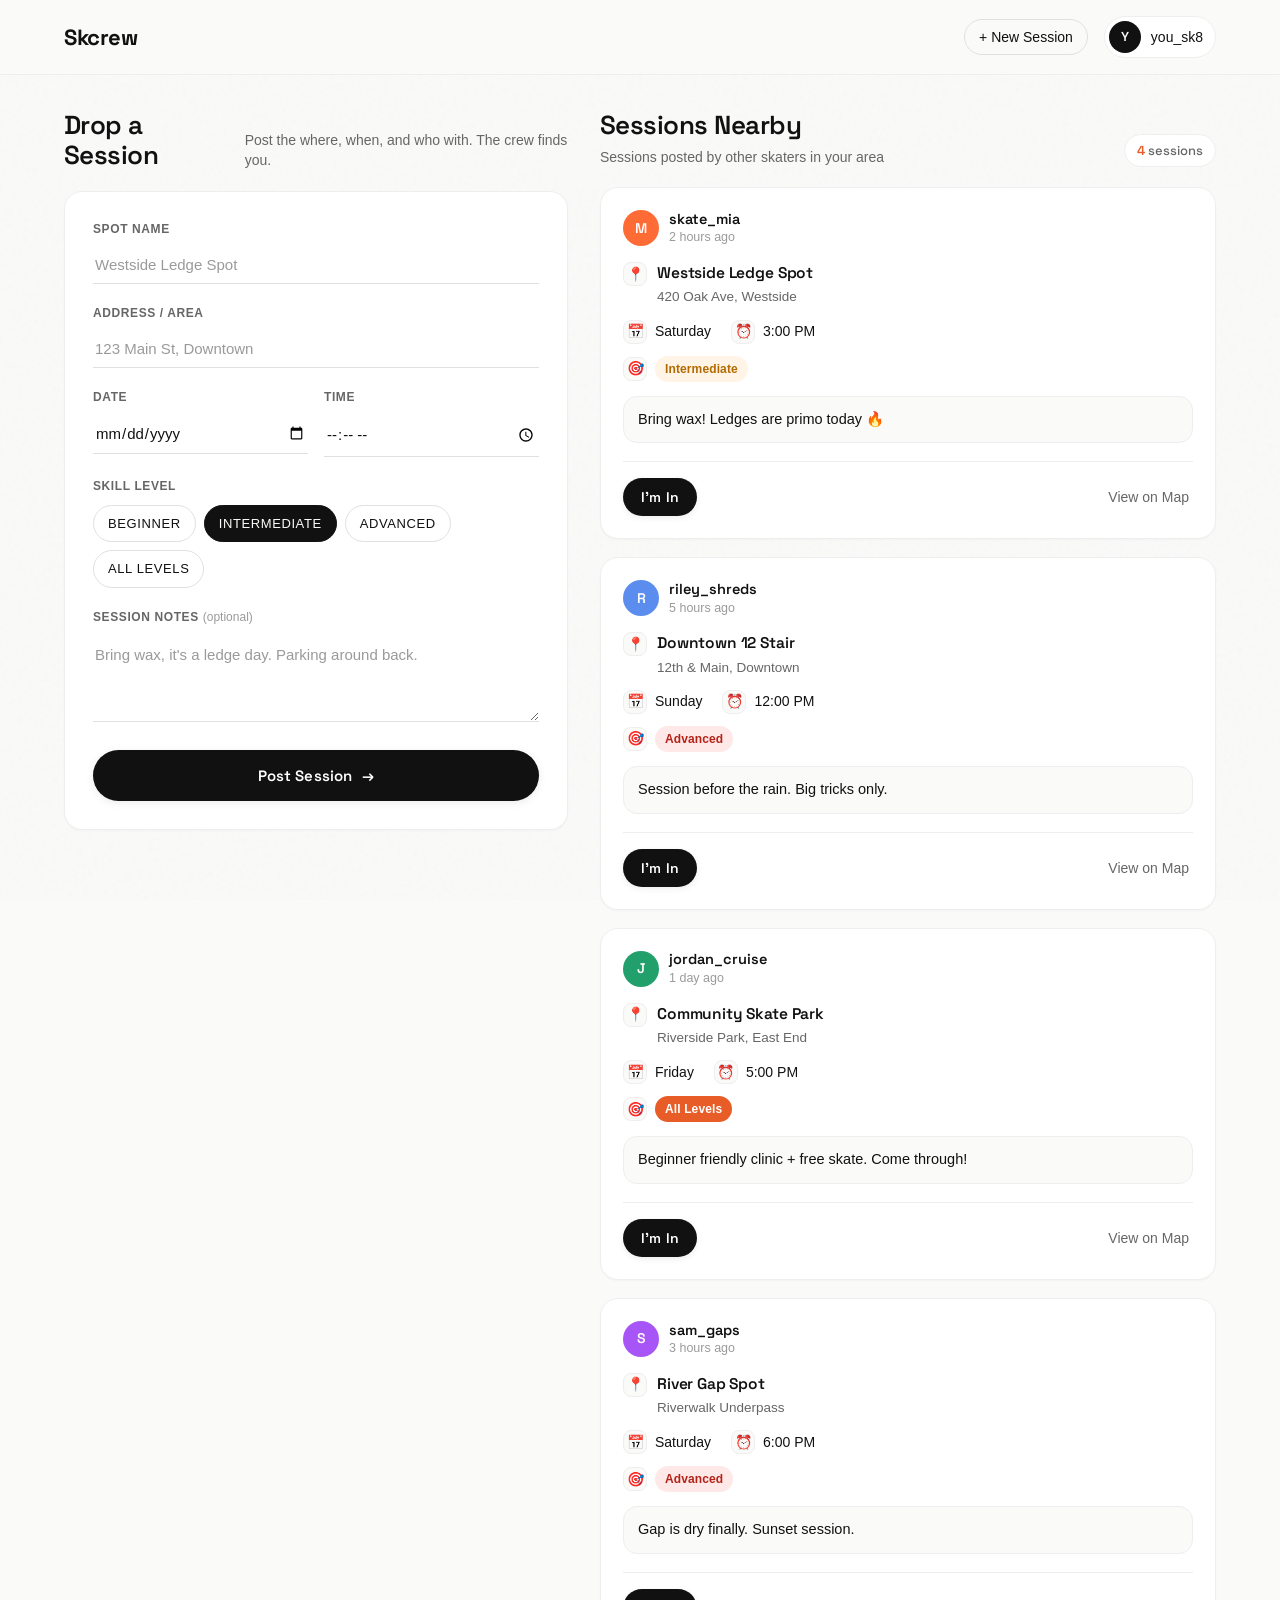
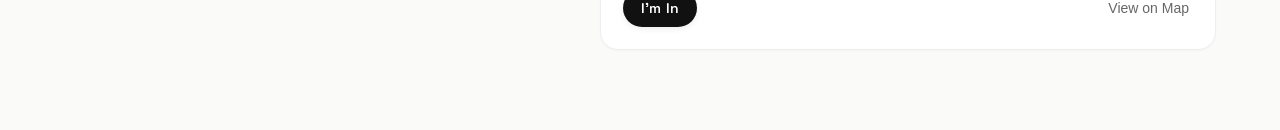
<file: dashboard.html>
<!DOCTYPE html>
<html lang="en">
<head>
  <meta charset="UTF-8" />
  <meta name="viewport" content="width=device-width, initial-scale=1.0" />
  <title>Skcrew — Dashboard</title>
  <link rel="preconnect" href="https://fonts.googleapis.com">
  <link rel="preconnect" href="https://fonts.gstatic.com" crossorigin>
  <link href="https://fonts.googleapis.com/css2?family=Space+Grotesk:wght@400;500;600;700&display=swap" rel="stylesheet">
  <link rel="stylesheet" href="assets/dashboard.css" />
</head>
<body>
  <div class="grain"></div>

  <nav class="navbar">
    <div class="nav-inner">
      <a href="index.html" class="brand">Skcrew</a>
      <div class="nav-right">
        <button id="navNewSession" class="btn-ghost">+ New Session</button>
        <div class="profile">
          <div class="avatar avatar-you" aria-hidden="true">Y</div>
          <span class="username">you_sk8</span>
        </div>
      </div>
    </div>
  </nav>

  <main class="main">
    <div class="dashboard-grid">
      <section class="col col-form" aria-label="Post a new session">
        <header class="section-header">
          <h1 class="section-title">Drop a Session</h1>
          <p class="section-sub">Post the where, when, and who with. The crew finds you.</p>
        </header>

        <form id="postForm" class="session-form" novalidate>
          <div class="field">
            <label for="spotName">Spot Name</label>
            <input type="text" id="spotName" name="spotName" placeholder="Westside Ledge Spot" autocomplete="off" required />
          </div>

          <div class="field">
            <label for="address">Address / Area</label>
            <input type="text" id="address" name="address" placeholder="123 Main St, Downtown" autocomplete="off" required />
          </div>

          <div class="field-row">
            <div class="field">
              <label for="date">Date</label>
              <input type="date" id="date" name="date" required />
            </div>
            <div class="field">
              <label for="time">Time</label>
              <input type="time" id="time" name="time" required />
            </div>
          </div>

          <div class="field">
            <label>Skill Level</label>
            <div class="chips" role="radiogroup" aria-label="Skill level">
              <label class="chip">
                <input type="radio" name="skill" value="Beginner" />
                <span>Beginner</span>
              </label>
              <label class="chip">
                <input type="radio" name="skill" value="Intermediate" checked />
                <span>Intermediate</span>
              </label>
              <label class="chip">
                <input type="radio" name="skill" value="Advanced" />
                <span>Advanced</span>
              </label>
              <label class="chip">
                <input type="radio" name="skill" value="All Levels" />
                <span>All Levels</span>
              </label>
            </div>
          </div>

          <div class="field">
            <label for="notes">Session Notes <span class="muted">(optional)</span></label>
            <textarea id="notes" name="notes" rows="3" placeholder="Bring wax, it's a ledge day. Parking around back."></textarea>
          </div>

          <button type="submit" class="btn-primary">
            Post Session
            <span class="arrow">→</span>
          </button>
        </form>
      </section>

      <section class="col col-feed" aria-label="Upcoming sessions">
        <header class="section-header">
          <div>
            <h2 class="section-title">Sessions Nearby</h2>
            <p class="section-sub">Sessions posted by other skaters in your area</p>
          </div>
          <div class="feed-count"><span id="sessionCount">4</span> sessions</div>
        </header>

        <div id="sessionFeed" class="session-feed">

          <article class="session-card" data-session>
            <div class="card-head">
              <div class="poster">
                <div class="avatar" style="--accent:#FF6B35">M</div>
                <div class="poster-meta">
                  <span class="poster-name">skate_mia</span>
                  <span class="post-time">2 hours ago</span>
                </div>
              </div>
            </div>

            <div class="card-body">
              <div class="detail">
                <span class="dicon">📍</span>
                <div>
                  <div class="detail-main">Westside Ledge Spot</div>
                  <div class="detail-sub">420 Oak Ave, Westside</div>
                </div>
              </div>
              <div class="detail-row">
                <div class="detail-inline">
                  <span class="dicon">📅</span>
                  <span>Saturday</span>
                </div>
                <div class="detail-inline">
                  <span class="dicon">⏰</span>
                  <span>3:00 PM</span>
                </div>
              </div>
              <div class="detail-inline">
                <span class="dicon">🎯</span>
                <span class="badge badge-intermediate">Intermediate</span>
              </div>
              <p class="notes">Bring wax! Ledges are primo today 🔥</p>
            </div>

            <div class="card-actions">
              <button class="btn-join">I'm In</button>
              <button class="link-btn">View on Map</button>
            </div>
          </article>

          <article class="session-card" data-session>
            <div class="card-head">
              <div class="poster">
                <div class="avatar" style="--accent:#5B8DEF">R</div>
                <div class="poster-meta">
                  <span class="poster-name">riley_shreds</span>
                  <span class="post-time">5 hours ago</span>
                </div>
              </div>
            </div>

            <div class="card-body">
              <div class="detail">
                <span class="dicon">📍</span>
                <div>
                  <div class="detail-main">Downtown 12 Stair</div>
                  <div class="detail-sub">12th & Main, Downtown</div>
                </div>
              </div>
              <div class="detail-row">
                <div class="detail-inline">
                  <span class="dicon">📅</span>
                  <span>Sunday</span>
                </div>
                <div class="detail-inline">
                  <span class="dicon">⏰</span>
                  <span>12:00 PM</span>
                </div>
              </div>
              <div class="detail-inline">
                <span class="dicon">🎯</span>
                <span class="badge badge-advanced">Advanced</span>
              </div>
              <p class="notes">Session before the rain. Big tricks only.</p>
            </div>

            <div class="card-actions">
              <button class="btn-join">I'm In</button>
              <button class="link-btn">View on Map</button>
            </div>
          </article>

          <article class="session-card" data-session>
            <div class="card-head">
              <div class="poster">
                <div class="avatar" style="--accent:#22A06B">J</div>
                <div class="poster-meta">
                  <span class="poster-name">jordan_cruise</span>
                  <span class="post-time">1 day ago</span>
                </div>
              </div>
            </div>

            <div class="card-body">
              <div class="detail">
                <span class="dicon">📍</span>
                <div>
                  <div class="detail-main">Community Skate Park</div>
                  <div class="detail-sub">Riverside Park, East End</div>
                </div>
              </div>
              <div class="detail-row">
                <div class="detail-inline">
                  <span class="dicon">📅</span>
                  <span>Friday</span>
                </div>
                <div class="detail-inline">
                  <span class="dicon">⏰</span>
                  <span>5:00 PM</span>
                </div>
              </div>
              <div class="detail-inline">
                <span class="dicon">🎯</span>
                <span class="badge badge-all">All Levels</span>
              </div>
              <p class="notes">Beginner friendly clinic + free skate. Come through!</p>
            </div>

            <div class="card-actions">
              <button class="btn-join">I'm In</button>
              <button class="link-btn">View on Map</button>
            </div>
          </article>

          <article class="session-card" data-session>
            <div class="card-head">
              <div class="poster">
                <div class="avatar" style="--accent:#A855F7">S</div>
                <div class="poster-meta">
                  <span class="poster-name">sam_gaps</span>
                  <span class="post-time">3 hours ago</span>
                </div>
              </div>
            </div>

            <div class="card-body">
              <div class="detail">
                <span class="dicon">📍</span>
                <div>
                  <div class="detail-main">River Gap Spot</div>
                  <div class="detail-sub">Riverwalk Underpass</div>
                </div>
              </div>
              <div class="detail-row">
                <div class="detail-inline">
                  <span class="dicon">📅</span>
                  <span>Saturday</span>
                </div>
                <div class="detail-inline">
                  <span class="dicon">⏰</span>
                  <span>6:00 PM</span>
                </div>
              </div>
              <div class="detail-inline">
                <span class="dicon">🎯</span>
                <span class="badge badge-advanced">Advanced</span>
              </div>
              <p class="notes">Gap is dry finally. Sunset session.</p>
            </div>

            <div class="card-actions">
              <button class="btn-join">I'm In</button>
              <button class="link-btn">View on Map</button>
            </div>
          </article>

        </div>
      </section>
    </div>
  </main>

  <div id="toast" class="toast" role="status" aria-live="polite"></div>

  <script src="assets/dashboard.js"></script>
</body>
</html>
</file>
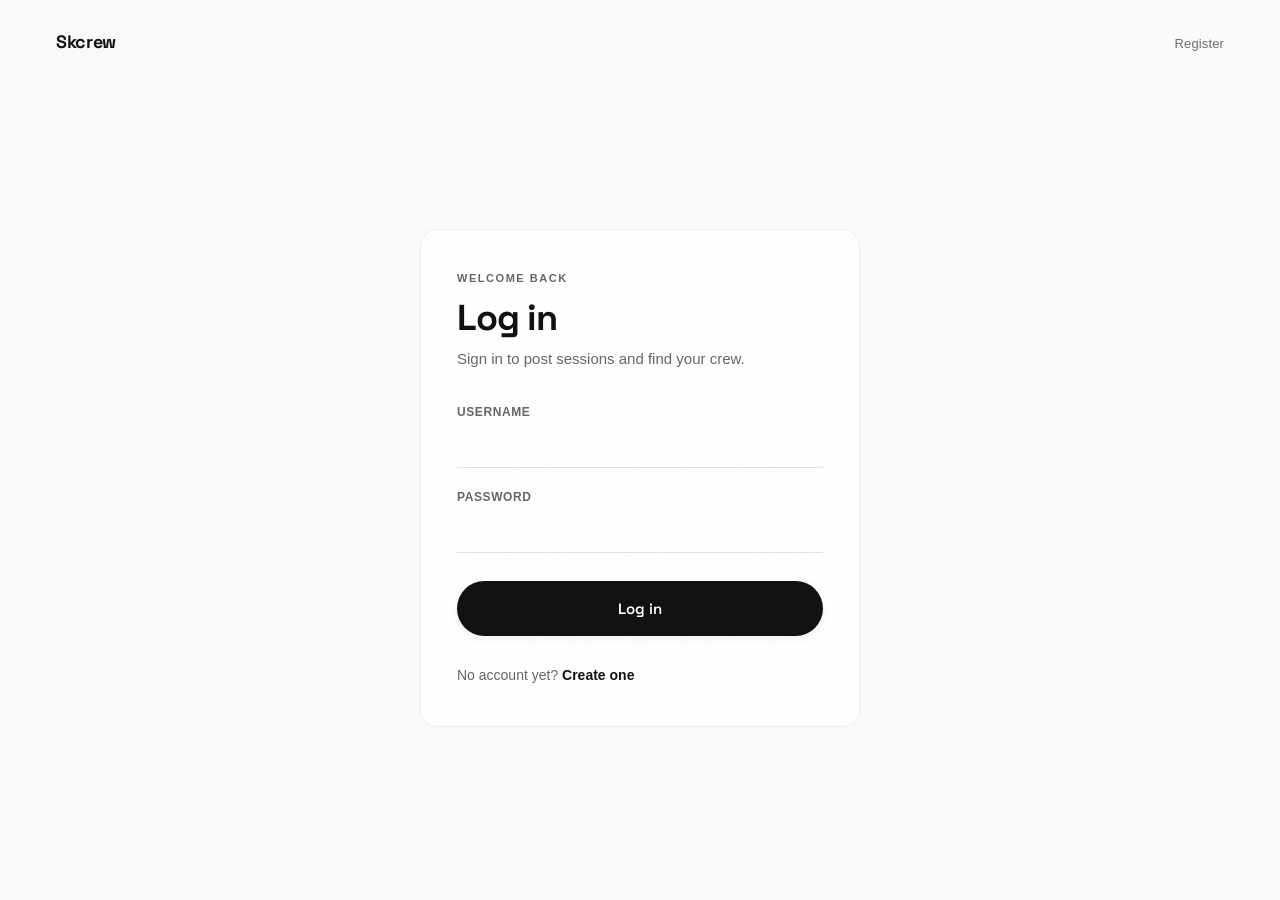
<file: Skrew-Frontend/login.html>
<!DOCTYPE html>
<html lang="en">
<head>
  <meta charset="UTF-8" />
  <meta name="viewport" content="width=device-width, initial-scale=1.0" />
  <title>Skcrew — Log in</title>
  <link rel="preconnect" href="https://fonts.googleapis.com" />
  <link rel="preconnect" href="https://fonts.gstatic.com" crossorigin />
  <link href="https://fonts.googleapis.com/css2?family=Space+Grotesk:wght@400;500;600;700&display=swap" rel="stylesheet" />
  <link rel="stylesheet" href="assets/home.css" />
  <link rel="stylesheet" href="assets/auth.css" />
</head>
<body>
  <nav id="navbar" aria-label="Main navigation">
    <a href="/" class="nav-logo" aria-label="Skcrew home">Skcrew</a>
    <ul class="nav-links">
      <li><a href="/register.html">Register</a></li>
    </ul>
  </nav>

  <main class="auth-main">
    <section class="auth-card" aria-label="Log in">
      <p class="auth-label">Welcome back</p>
      <h1 class="auth-title">Log in</h1>
      <p class="auth-sub">Sign in to post sessions and find your crew.</p>

      <form id="loginForm" class="auth-form" novalidate>
        <div class="auth-field">
          <label for="username">Username</label>
          <input type="text" id="username" name="username" autocomplete="username" required />
        </div>
        <div class="auth-field">
          <label for="password">Password</label>
          <input type="password" id="password" name="password" autocomplete="current-password" required />
        </div>
        <p id="authError" class="auth-error" role="alert" hidden></p>
        <button type="submit" class="btn-primary auth-submit">Log in</button>
      </form>

      <p class="auth-switch">No account yet? <a href="/register.html">Create one</a></p>
    </section>
  </main>

  <script src="assets/auth.js" defer></script>
</body>
</html>
</file>
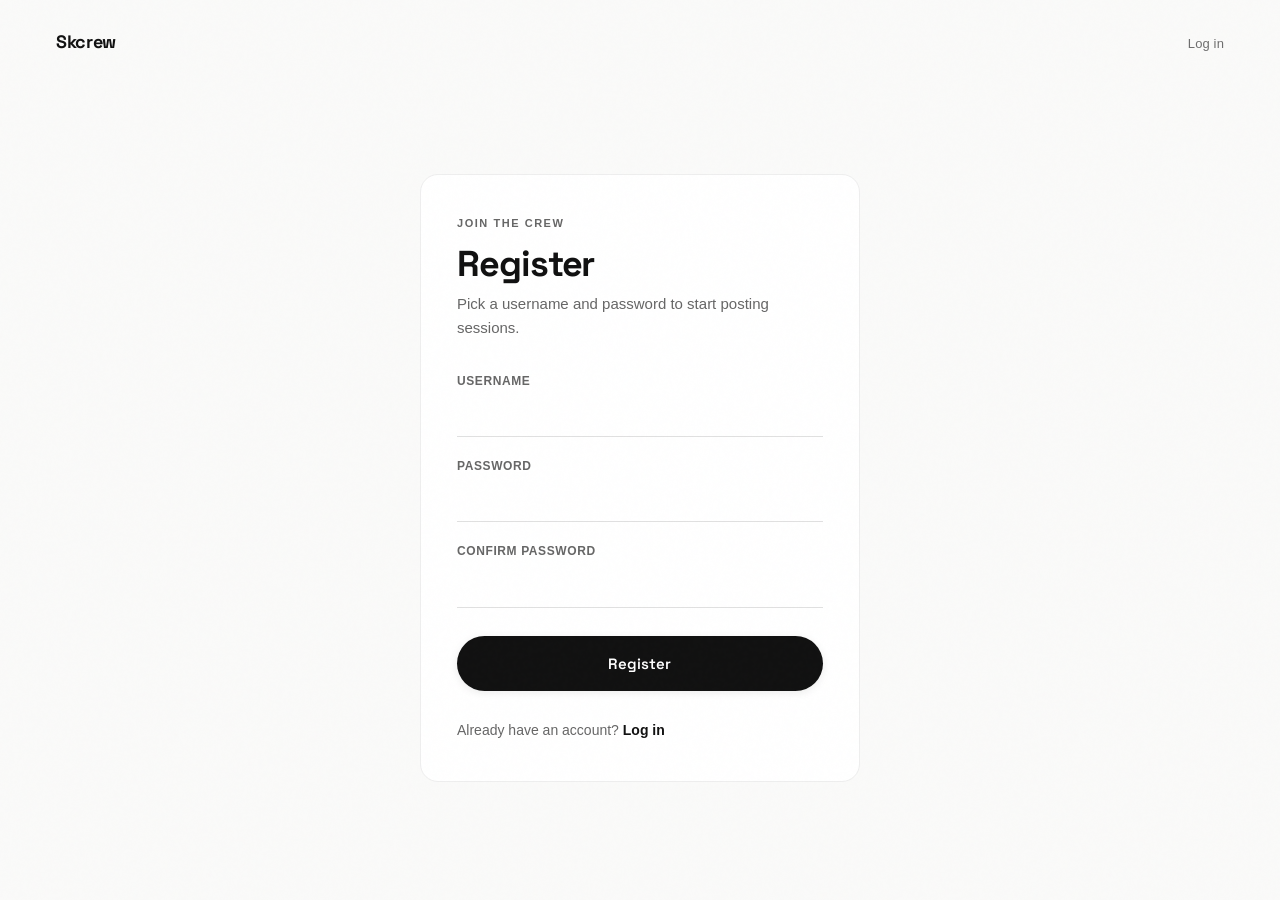
<file: Skrew-Frontend/register.html>
<!DOCTYPE html>
<html lang="en">
<head>
  <meta charset="UTF-8" />
  <meta name="viewport" content="width=device-width, initial-scale=1.0" />
  <title>Skcrew — Register</title>
  <link rel="preconnect" href="https://fonts.googleapis.com" />
  <link rel="preconnect" href="https://fonts.gstatic.com" crossorigin />
  <link href="https://fonts.googleapis.com/css2?family=Space+Grotesk:wght@400;500;600;700&display=swap" rel="stylesheet" />
  <link rel="stylesheet" href="assets/home.css" />
  <link rel="stylesheet" href="assets/auth.css" />
</head>
<body>
  <nav id="navbar" aria-label="Main navigation">
    <a href="/" class="nav-logo" aria-label="Skcrew home">Skcrew</a>
    <ul class="nav-links">
      <li><a href="/login.html">Log in</a></li>
    </ul>
  </nav>

  <main class="auth-main">
    <section class="auth-card" aria-label="Create an account">
      <p class="auth-label">Join the crew</p>
      <h1 class="auth-title">Register</h1>
      <p class="auth-sub">Pick a username and password to start posting sessions.</p>

      <form id="registerForm" class="auth-form" novalidate>
        <div class="auth-field">
          <label for="username">Username</label>
          <input type="text" id="username" name="username" autocomplete="username" required />
        </div>
        <div class="auth-field">
          <label for="password">Password</label>
          <input type="password" id="password" name="password" autocomplete="new-password" required />
        </div>
        <div class="auth-field">
          <label for="confirmPassword">Confirm password</label>
          <input type="password" id="confirmPassword" name="confirmPassword" autocomplete="new-password" required />
        </div>
        <p id="authError" class="auth-error" role="alert" hidden></p>
        <button type="submit" class="btn-primary auth-submit">Register</button>
      </form>

      <p class="auth-switch">Already have an account? <a href="/login.html">Log in</a></p>
    </section>
  </main>

  <script src="assets/auth.js" defer></script>
</body>
</html>
</file>
<file: assets/dashboard.css>
:root {
  --accent: #E85D27;
  --accent-hover: #CF5020;
  --accent-soft: #FFF1EC;
  --bg: #FAFAF9;
  --surface: #FFFFFF;
  --text: #111111;
  --text-muted: #666666;
  --text-soft: #9A9A9A;
  --border: #EEEEEE;
  --border-strong: #E0E0E0;
  --beginner-bg: #E6F7ED;
  --beginner-text: #1A7F45;
  --intermediate-bg: #FFF4E6;
  --intermediate-text: #B26A00;
  --advanced-bg: #FFE8E8;
  --advanced-text: #B42318;
  --all-bg: var(--accent);
  --all-text: #FFFFFF;
  --radius-sm: 8px;
  --radius-md: 14px;
  --radius-lg: 18px;
  --shadow-card: 0 1px 2px rgba(0,0,0,0.03);
  --shadow-lift: 0 6px 24px -8px rgba(17,17,17,0.10);
  --font-display: 'Space Grotesk', -apple-system, BlinkMacSystemFont, sans-serif;
  --font-body: -apple-system, BlinkMacSystemFont, 'Segoe UI', sans-serif;
}

* { box-sizing: border-box; margin: 0; padding: 0; }

html, body {
  background: var(--bg);
  color: var(--text);
  font-family: var(--font-body);
  font-size: 15px;
  line-height: 1.5;
  -webkit-font-smoothing: antialiased;
  min-height: 100vh;
}

.grain {
  position: fixed;
  inset: 0;
  pointer-events: none;
  z-index: 1;
  opacity: 0.035;
  background-image: url("data:image/svg+xml,%3Csvg viewBox='0 0 200 200' xmlns='http://www.w3.org/2000/svg'%3E%3Cfilter id='n'%3E%3CfeTurbulence type='fractalNoise' baseFrequency='0.9' numOctaves='2' stitchTiles='stitch'/%3E%3C/filter%3E%3Crect width='100%25' height='100%25' filter='url(%23n)'/%3E%3C/svg%3E");
}

/* NAVBAR */
.navbar {
  position: sticky;
  top: 0;
  z-index: 50;
  background: rgba(250, 250, 249, 0.92);
  backdrop-filter: saturate(140%) blur(10px);
  -webkit-backdrop-filter: saturate(140%) blur(10px);
  border-bottom: 1px solid var(--border);
}
.nav-inner {
  max-width: 1200px;
  margin: 0 auto;
  padding: 16px 24px;
  display: flex;
  align-items: center;
  justify-content: space-between;
  gap: 16px;
}
.brand {
  font-family: var(--font-display);
  font-weight: 700;
  font-size: 22px;
  letter-spacing: -0.02em;
  color: var(--text);
  text-decoration: none;
  transition: color 160ms ease;
}
.brand:hover { color: var(--accent); }

.nav-right {
  display: flex;
  align-items: center;
  gap: 16px;
}

.btn-ghost {
  font-family: var(--font-body);
  font-size: 14px;
  font-weight: 500;
  padding: 9px 14px;
  border-radius: 999px;
  border: 1px solid var(--border-strong);
  background: transparent;
  color: var(--text);
  cursor: pointer;
  transition: all 160ms ease;
}
.btn-ghost:hover {
  background: var(--surface);
  border-color: var(--text);
}
.btn-ghost:focus-visible {
  outline: 2px solid var(--accent);
  outline-offset: 2px;
}

.profile {
  display: flex;
  align-items: center;
  gap: 10px;
  padding: 4px 12px 4px 4px;
  border-radius: 999px;
  border: 1px solid var(--border);
  background: var(--surface);
}
.username {
  font-family: var(--font-body);
  font-size: 14px;
  font-weight: 500;
  color: var(--text);
}
.avatar {
  width: 32px;
  height: 32px;
  border-radius: 50%;
  background: var(--accent, #FF3B00);
  color: #fff;
  display: grid;
  place-items: center;
  font-family: var(--font-display);
  font-weight: 600;
  font-size: 13px;
  flex-shrink: 0;
}
.avatar-you { background: var(--text); color: var(--bg); }

/* MAIN LAYOUT */
.main {
  position: relative;
  z-index: 2;
  max-width: 1200px;
  margin: 0 auto;
  padding: 36px 24px 80px;
}

.dashboard-grid {
  display: grid;
  grid-template-columns: minmax(0, 0.9fr) minmax(0, 1.1fr);
  gap: 32px;
  align-items: start;
}

.col { min-width: 0; }

/* SECTION HEADERS */
.section-header {
  display: flex;
  align-items: flex-end;
  justify-content: space-between;
  gap: 16px;
  margin-bottom: 20px;
}
.section-title {
  font-family: var(--font-display);
  font-weight: 600;
  font-size: 26px;
  letter-spacing: -0.02em;
  color: var(--text);
  line-height: 1.15;
}
.section-sub {
  margin-top: 6px;
  font-size: 14px;
  color: var(--text-muted);
  line-height: 1.45;
}
.feed-count {
  font-family: var(--font-display);
  font-size: 13px;
  font-weight: 500;
  color: var(--text-muted);
  padding: 6px 12px;
  border-radius: 999px;
  background: var(--surface);
  border: 1px solid var(--border);
  white-space: nowrap;
}
.feed-count #sessionCount {
  color: var(--accent);
  font-weight: 600;
}

/* FORM */
.session-form {
  background: var(--surface);
  border: 1px solid var(--border);
  border-radius: var(--radius-lg);
  padding: 28px;
  box-shadow: var(--shadow-card);
}
.field {
  display: flex;
  flex-direction: column;
  gap: 8px;
  margin-bottom: 20px;
}
.field label {
  font-family: var(--font-body);
  font-size: 12px;
  font-weight: 600;
  text-transform: uppercase;
  letter-spacing: 0.05em;
  color: var(--text-muted);
}
.field label .muted {
  text-transform: none;
  letter-spacing: 0;
  font-weight: 400;
  color: var(--text-soft);
}
.field input[type="text"],
.field input[type="date"],
.field input[type="time"],
.field textarea,
.field input:not([type]) {
  font-family: var(--font-body);
  font-size: 15px;
  padding: 10px 2px;
  background: transparent;
  color: var(--text);
  border: none;
  border-bottom: 1px solid var(--border-strong);
  border-radius: 0;
  transition: border-color 160ms ease, color 160ms ease;
  width: 100%;
  appearance: none;
  -webkit-appearance: none;
}
.field input:focus,
.field textarea:focus {
  outline: none;
  border-bottom-color: var(--accent);
}
.field textarea {
  resize: vertical;
  min-height: 64px;
  line-height: 1.5;
}
.field input::placeholder,
.field textarea::placeholder {
  color: var(--text-soft);
}

.field-row {
  display: grid;
  grid-template-columns: 1fr 1fr;
  gap: 16px;
  margin-bottom: 20px;
}
.field-row .field { margin-bottom: 0; }

/* CHIPS */
.chips {
  display: flex;
  flex-wrap: wrap;
  gap: 8px;
  padding-top: 2px;
}
.chip {
  position: relative;
  cursor: pointer;
}
.chip input {
  position: absolute;
  opacity: 0;
  inset: 0;
  cursor: pointer;
  width: 100%;
  height: 100%;
}
.chip span {
  display: inline-block;
  font-size: 13px;
  font-weight: 500;
  padding: 8px 14px;
  border-radius: 999px;
  background: var(--surface);
  border: 1px solid var(--border-strong);
  color: var(--text);
  transition: all 160ms ease;
  user-select: none;
}
.chip:hover span {
  border-color: var(--text);
}
.chip input:checked + span {
  background: var(--text);
  color: var(--bg);
  border-color: var(--text);
}
.chip input:focus-visible + span {
  outline: 2px solid var(--accent);
  outline-offset: 2px;
}

/* PRIMARY BUTTON */
.btn-primary {
  margin-top: 8px;
  width: 100%;
  font-family: var(--font-display);
  font-weight: 600;
  font-size: 15px;
  letter-spacing: 0.01em;
  padding: 16px 24px;
  border-radius: 999px;
  border: none;
  background: var(--text);
  color: #fff;
  cursor: pointer;
  display: inline-flex;
  align-items: center;
  justify-content: center;
  gap: 10px;
  transition: all 0.35s cubic-bezier(0.22, 1, 0.36, 1);
  box-shadow: 0 2px 8px rgba(17, 17, 17, 0.08);
}
.btn-primary:hover {
  background: var(--accent);
  transform: translateY(-2px);
  box-shadow: 0 8px 24px rgba(232, 93, 39, 0.25);
}
.btn-primary:active {
  transform: translateY(0);
}
.btn-primary:focus-visible {
  outline: none;
  background: var(--accent);
}
.btn-primary .arrow {
  display: inline-block;
  transition: transform 0.35s cubic-bezier(0.22, 1, 0.36, 1);
}
.btn-primary:hover .arrow { transform: translateX(4px); }

/* SESSION FEED + CARDS */
.session-feed {
  display: flex;
  flex-direction: column;
  gap: 18px;
}

.session-card {
  background: var(--surface);
  border: 1px solid var(--border);
  border-radius: var(--radius-lg);
  padding: 22px;
  box-shadow: var(--shadow-card);
  transition: transform 220ms cubic-bezier(.2,.8,.2,1),
              border-color 220ms ease,
              box-shadow 220ms ease,
              opacity 260ms ease;
  opacity: 0;
  transform: translateY(8px);
  animation: cardIn 480ms cubic-bezier(.2,.8,.2,1) forwards;
}
.session-card:nth-child(1) { animation-delay: 40ms; }
.session-card:nth-child(2) { animation-delay: 110ms; }
.session-card:nth-child(3) { animation-delay: 180ms; }
.session-card:nth-child(4) { animation-delay: 250ms; }
.session-card:nth-child(5) { animation-delay: 320ms; }
.session-card:nth-child(n+6) { animation-delay: 380ms; }

@keyframes cardIn {
  to { opacity: 1; transform: translateY(0); }
}

.session-card:hover {
  transform: translateY(-3px);
  border-color: var(--border-strong);
  box-shadow: var(--shadow-lift);
}

.card-head {
  display: flex;
  align-items: center;
  justify-content: space-between;
  margin-bottom: 16px;
}
.poster {
  display: flex;
  align-items: center;
  gap: 10px;
}
.poster .avatar { width: 36px; height: 36px; font-size: 14px; }
.poster-meta {
  display: flex;
  flex-direction: column;
  line-height: 1.2;
}
.poster-name {
  font-family: var(--font-display);
  font-weight: 600;
  font-size: 14.5px;
  color: var(--text);
}
.post-time {
  font-size: 12.5px;
  color: var(--text-soft);
  margin-top: 2px;
}

.card-body {
  display: flex;
  flex-direction: column;
  gap: 12px;
}

.detail {
  display: flex;
  align-items: flex-start;
  gap: 10px;
}
.detail-row {
  display: flex;
  flex-wrap: wrap;
  gap: 20px;
}
.detail-inline {
  display: inline-flex;
  align-items: center;
  gap: 8px;
  font-size: 14px;
  color: var(--text);
}
.dicon {
  display: inline-block;
  width: 24px;
  height: 24px;
  display: grid;
  place-items: center;
  font-size: 14px;
  background: var(--bg);
  border-radius: 8px;
  flex-shrink: 0;
  border: 1px solid var(--border);
}
.detail-main {
  font-family: var(--font-display);
  font-weight: 600;
  font-size: 15.5px;
  color: var(--text);
  letter-spacing: -0.01em;
}
.detail-sub {
  font-size: 13.5px;
  color: var(--text-muted);
  margin-top: 2px;
}
.detail > div { min-width: 0; }

/* BADGES */
.badge {
  display: inline-flex;
  align-items: center;
  padding: 4px 10px;
  border-radius: 999px;
  font-size: 12px;
  font-weight: 600;
  letter-spacing: 0.01em;
}
.badge-beginner { background: var(--beginner-bg); color: var(--beginner-text); }
.badge-intermediate { background: var(--intermediate-bg); color: var(--intermediate-text); }
.badge-advanced { background: var(--advanced-bg); color: var(--advanced-text); }
.badge-all { background: var(--all-bg); color: var(--all-text); }

.notes {
  margin-top: 2px;
  font-size: 14.5px;
  line-height: 1.5;
  color: var(--text);
  padding: 12px 14px;
  background: var(--bg);
  border-radius: var(--radius-md);
  border: 1px solid var(--border);
}
.notes:empty { display: none; }

/* CARD ACTIONS */
.card-actions {
  margin-top: 18px;
  padding-top: 16px;
  border-top: 1px solid var(--border);
  display: flex;
  align-items: center;
  justify-content: space-between;
  gap: 12px;
}
.btn-join {
  font-family: var(--font-display);
  font-weight: 600;
  font-size: 14px;
  letter-spacing: 0.01em;
  padding: 10px 18px;
  border-radius: 999px;
  border: none;
  background: var(--text);
  color: #fff;
  cursor: pointer;
  transition: all 0.35s cubic-bezier(0.22, 1, 0.36, 1);
  box-shadow: 0 2px 6px rgba(17, 17, 17, 0.07);
}
.btn-join:hover {
  background: var(--accent);
  transform: translateY(-2px);
  box-shadow: 0 8px 20px rgba(232, 93, 39, 0.22);
}
.btn-join:focus-visible {
  outline: none;
  background: var(--accent);
}
.btn-join.joined {
  background: var(--accent);
  color: #fff;
  box-shadow: 0 4px 12px rgba(232, 93, 39, 0.25);
}
.btn-join.joined:hover {
  background: var(--text);
  box-shadow: 0 8px 20px rgba(17, 17, 17, 0.15);
}

.link-btn {
  font-family: var(--font-body);
  font-size: 14px;
  font-weight: 500;
  color: var(--text-muted);
  background: none;
  border: none;
  padding: 6px 4px;
  cursor: pointer;
  transition: color 160ms ease;
  position: relative;
}
.link-btn::after {
  content: '';
  position: absolute;
  left: 4px;
  right: 4px;
  bottom: 4px;
  height: 1px;
  background: currentColor;
  transform: scaleX(0);
  transform-origin: left;
  transition: transform 200ms ease;
}
.link-btn:hover { color: var(--accent); }
.link-btn:hover::after { transform: scaleX(1); }
.link-btn:focus-visible {
  outline: 2px solid var(--accent);
  outline-offset: 2px;
  border-radius: 4px;
}

/* TOAST */
.toast {
  position: fixed;
  left: 50%;
  bottom: 40px;
  transform: translateX(-50%) translateY(20px);
  background: var(--text);
  color: var(--bg);
  font-family: var(--font-display);
  font-weight: 500;
  font-size: 14.5px;
  padding: 12px 20px;
  border-radius: 999px;
  box-shadow: 0 10px 30px -8px rgba(0,0,0,0.25);
  opacity: 0;
  pointer-events: none;
  transition: opacity 240ms ease, transform 280ms cubic-bezier(.2,.8,.2,1);
  z-index: 100;
  max-width: calc(100vw - 32px);
  white-space: nowrap;
}
.toast.show {
  opacity: 1;
  transform: translateX(-50%) translateY(0);
  pointer-events: auto;
}

/* RESPONSIVE */
@media (max-width: 1023px) {
  .dashboard-grid {
    grid-template-columns: 1fr;
    gap: 40px;
  }
  .col-form { order: 2; }
  .col-feed { order: 1; }
}

@media (max-width: 640px) {
  .nav-inner { padding: 14px 16px; }
  .btn-ghost { padding: 8px 12px; font-size: 13px; }
  .profile { padding: 3px 10px 3px 3px; }
  .username { display: none; }
  .main { padding: 24px 16px 60px; }
  .section-header {
    flex-direction: column;
    align-items: flex-start;
    gap: 10px;
  }
  .section-title { font-size: 22px; }
  .session-form { padding: 22px 18px; }
  .field-row { grid-template-columns: 1fr; gap: 20px; }
  .session-card { padding: 18px; }
  .card-actions { flex-wrap: wrap; }
  .btn-join { flex: 1 1 auto; }
}
</file>
<file: Skrew-Frontend/assets/home.css>
:root {
  --bg: #FAFAF9;
  --text: #111111;
  --text-muted: #666666;
  --accent: #E85D27;
  --divider: #EEEEEE;
  --divider-strong: #E0E0E0;
  --font-display: 'Space Grotesk', -apple-system, BlinkMacSystemFont, sans-serif;
  --font-body: -apple-system, BlinkMacSystemFont, 'Segoe UI', sans-serif;
}

* {
  margin: 0;
  padding: 0;
  box-sizing: border-box;
}

html {
  scroll-behavior: smooth;
  -webkit-font-smoothing: antialiased;
  -moz-osx-font-smoothing: grayscale;
}

body {
  font-family: var(--font-body);
  background-color: var(--bg);
  color: var(--text);
  line-height: 1.6;
  overflow-x: hidden;
}

body::before {
  content: '';
  position: fixed;
  top: 0;
  left: 0;
  width: 100%;
  height: 100%;
  pointer-events: none;
  opacity: 0.015;
  z-index: 1000;
  background-image: url("data:image/svg+xml,%3Csvg viewBox='0 0 200 200' xmlns='http://www.w3.org/2000/svg'%3E%3Cfilter id='noiseFilter'%3E%3CfeTurbulence type='fractalNoise' baseFrequency='0.9' numOctaves='4' stitchTiles='stitch'/%3E%3C/filter%3E%3Crect width='100%25' height='100%25' filter='url(%23noiseFilter)'/%3E%3C/svg%3E");
}

nav {
  position: fixed;
  top: 0;
  left: 0;
  width: 100%;
  padding: 28px 56px;
  display: flex;
  justify-content: space-between;
  align-items: center;
  z-index: 100;
  background: transparent;
  transition: background-color 0.4s ease, padding 0.4s ease;
}

nav.scrolled {
  background-color: rgba(250, 250, 249, 0.92);
  backdrop-filter: blur(8px);
  padding: 18px 56px;
  border-bottom: 1px solid var(--divider);
}

.nav-logo {
  font-family: var(--font-display);
  font-weight: 700;
  font-size: 18px;
  letter-spacing: -0.02em;
  color: var(--text);
  text-decoration: none;
}

.nav-links {
  display: flex;
  gap: 40px;
  list-style: none;
}

.nav-links a {
  font-size: 13px;
  font-weight: 500;
  letter-spacing: 0.01em;
  color: var(--text);
  text-decoration: none;
  opacity: 0.6;
  transition: opacity 0.25s ease;
}

.nav-links a:hover,
.nav-links a:focus {
  opacity: 1;
}

.hero {
  min-height: 100vh;
  padding: 0 56px;
  display: flex;
  flex-direction: column;
  justify-content: center;
  position: relative;
  overflow: hidden;
}

.hero-inner {
  max-width: 1400px;
  margin: 0 auto;
  width: 100%;
  padding-top: 80px;
}

.hero-title {
  font-family: var(--font-display);
  font-weight: 700;
  font-size: clamp(80px, 18vw, 280px);
  line-height: 0.88;
  letter-spacing: -0.05em;
  margin-bottom: 32px;
  opacity: 0;
  transform: translateY(30px);
  animation: fadeUp 1s cubic-bezier(0.22, 1, 0.36, 1) 0.1s forwards;
}

.hero-title span {
  display: block;
  color: var(--text);
}

.hero-title span:last-child {
  color: transparent;
  -webkit-text-stroke: 1.5px var(--text);
}

.hero-tagline {
  font-family: var(--font-body);
  font-weight: 300;
  font-style: italic;
  font-size: clamp(16px, 2vw, 24px);
  color: var(--text-muted);
  letter-spacing: 0.02em;
  margin-bottom: 56px;
  max-width: 500px;
  opacity: 0;
  transform: translateY(20px);
  animation: fadeUp 1s cubic-bezier(0.22, 1, 0.36, 1) 0.3s forwards;
}

.hero-cta {
  opacity: 0;
  transform: translateY(20px);
  animation: fadeUp 1s cubic-bezier(0.22, 1, 0.36, 1) 0.5s forwards;
}

.btn-primary {
  display: inline-flex;
  align-items: center;
  gap: 12px;
  font-family: var(--font-display);
  font-weight: 600;
  font-size: 15px;
  letter-spacing: 0.01em;
  text-decoration: none;
  color: #FFFFFF;
  background-color: var(--text);
  padding: 18px 36px;
  border-radius: 999px;
  border: none;
  cursor: pointer;
  transition: all 0.35s cubic-bezier(0.22, 1, 0.36, 1);
  box-shadow: 0 2px 8px rgba(17, 17, 17, 0.08);
}

.btn-primary:hover,
.btn-primary:focus {
  background-color: var(--accent);
  transform: translateY(-2px);
  box-shadow: 0 8px 24px rgba(232, 93, 39, 0.25);
  outline: none;
}

.btn-primary:active {
  transform: translateY(0);
}

.btn-primary svg {
  transition: transform 0.35s cubic-bezier(0.22, 1, 0.36, 1);
}

.btn-primary:hover svg {
  transform: translateX(4px);
}

.hero-image-wrap {
  position: absolute;
  right: 56px;
  bottom: 80px;
  width: min(420px, 38vw);
  aspect-ratio: 4 / 3;
  opacity: 0;
  transform: translateY(40px);
  animation: fadeUp 1.2s cubic-bezier(0.22, 1, 0.36, 1) 0.4s forwards;
  z-index: 1;
}

.hero-image {
  width: 100%;
  height: 100%;
  object-fit: cover;
  filter: grayscale(20%) contrast(1.05) brightness(0.98);
  border: 1px solid var(--divider);
}

.hero-image-caption {
  position: absolute;
  bottom: -28px;
  left: 0;
  font-size: 11px;
  font-weight: 500;
  letter-spacing: 0.08em;
  text-transform: uppercase;
  color: var(--text-muted);
  opacity: 0.7;
}

.about {
  padding: 180px 56px 200px;
  position: relative;
}

.about-inner {
  max-width: 1400px;
  margin: 0 auto;
  width: 100%;
}

.about-label {
  font-size: 11px;
  font-weight: 600;
  letter-spacing: 0.14em;
  text-transform: uppercase;
  color: var(--text-muted);
  margin-bottom: 48px;
  display: block;
}

.about-grid {
  display: grid;
  grid-template-columns: 1fr 1.2fr;
  gap: 120px;
  align-items: start;
}

.about-heading {
  font-family: var(--font-display);
  font-weight: 700;
  font-size: clamp(36px, 5vw, 64px);
  line-height: 1.05;
  letter-spacing: -0.03em;
  color: var(--text);
  margin-bottom: 40px;
}

.about-heading em {
  font-style: italic;
  font-weight: 400;
  color: var(--text-muted);
}

.about-copy p {
  font-size: 16px;
  line-height: 1.75;
  color: var(--text-muted);
  margin-bottom: 20px;
  max-width: 480px;
}

.about-copy p strong {
  color: var(--text);
  font-weight: 600;
}

.features {
  margin-top: 0;
}

.feature-image-wrap {
  margin-bottom: 56px;
  aspect-ratio: 16 / 9;
  overflow: hidden;
  border: 1px solid var(--divider);
}

.feature-image {
  width: 100%;
  height: 100%;
  object-fit: cover;
  filter: grayscale(15%) contrast(1.02);
}

.feature-list {
  list-style: none;
  border-top: 1px solid var(--divider-strong);
}

.feature-item {
  padding: 32px 0;
  border-bottom: 1px solid var(--divider);
  display: grid;
  grid-template-columns: 48px 1fr auto;
  gap: 24px;
  align-items: flex-start;
  transition: padding 0.3s ease;
}

.feature-item:hover {
  padding-left: 8px;
}

.feature-icon {
  width: 40px;
  height: 40px;
  background-color: var(--text);
  border-radius: 50%;
  display: flex;
  align-items: center;
  justify-content: center;
  color: #FFFFFF;
  flex-shrink: 0;
  transition: background-color 0.3s ease;
}

.feature-item:hover .feature-icon {
  background-color: var(--accent);
}

.feature-icon svg {
  width: 18px;
  height: 18px;
}

.feature-content h3 {
  font-family: var(--font-display);
  font-weight: 700;
  font-size: 20px;
  letter-spacing: -0.01em;
  margin-bottom: 8px;
  color: var(--text);
}

.feature-content p {
  font-size: 14px;
  line-height: 1.65;
  color: var(--text-muted);
  max-width: 380px;
}

.feature-num {
  font-family: var(--font-display);
  font-size: 13px;
  font-weight: 500;
  color: var(--divider-strong);
  padding-top: 4px;
  transition: color 0.3s ease;
}

.feature-item:hover .feature-num {
  color: var(--accent);
}

footer {
  padding: 48px 56px;
  border-top: 1px solid var(--divider);
}

.footer-inner {
  max-width: 1400px;
  margin: 0 auto;
  width: 100%;
  display: flex;
  justify-content: space-between;
  align-items: center;
  flex-wrap: wrap;
  gap: 24px;
}

.footer-copy {
  font-size: 13px;
  color: var(--text-muted);
  font-weight: 400;
}

.footer-copy em {
  font-style: italic;
  color: var(--text);
}

.footer-social {
  display: flex;
  gap: 16px;
  list-style: none;
}

.social-link {
  width: 38px;
  height: 38px;
  border: 1px solid var(--divider-strong);
  border-radius: 50%;
  display: flex;
  align-items: center;
  justify-content: center;
  color: var(--text-muted);
  transition: all 0.3s ease;
  text-decoration: none;
}

.social-link:hover,
.social-link:focus {
  border-color: var(--text);
  color: var(--text);
  transform: translateY(-1px);
  outline: none;
}

.social-link svg {
  width: 15px;
  height: 15px;
}

@keyframes fadeUp {
  to {
    opacity: 1;
    transform: translateY(0);
  }
}

.reveal {
  opacity: 0;
  transform: translateY(40px);
  transition: opacity 0.9s cubic-bezier(0.22, 1, 0.36, 1),
              transform 0.9s cubic-bezier(0.22, 1, 0.36, 1);
}

.reveal.visible {
  opacity: 1;
  transform: translateY(0);
}

@media (max-width: 1024px) {
  nav {
    padding: 24px 32px;
  }
  nav.scrolled {
    padding: 16px 32px;
  }
  .hero {
    padding: 0 32px;
  }
  .about {
    padding: 140px 32px 160px;
  }
  .about-grid {
    gap: 80px;
  }
  .hero-image-wrap {
    right: 32px;
    bottom: 60px;
    width: 300px;
  }
  footer {
    padding: 40px 32px;
  }
}

@media (max-width: 768px) {
  nav {
    padding: 20px 24px;
  }
  nav.scrolled {
    padding: 14px 24px;
  }
  .nav-links {
    gap: 24px;
  }
  .hero {
    padding: 0 24px;
    min-height: auto;
    padding-top: 140px;
    padding-bottom: 280px;
  }
  .hero-title {
    font-size: clamp(64px, 18vw, 140px);
    margin-bottom: 24px;
  }
  .hero-tagline {
    margin-bottom: 40px;
    font-size: 16px;
  }
  .hero-image-wrap {
    position: relative;
    right: auto;
    bottom: auto;
    width: 100%;
    margin-top: 56px;
  }
  .about {
    padding: 100px 24px 120px;
  }
  .about-grid {
    grid-template-columns: 1fr;
    gap: 64px;
  }
  .about-heading {
    font-size: 36px;
  }
  .feature-item {
    grid-template-columns: 40px 1fr;
    gap: 16px;
  }
  .feature-num {
    grid-column: 2;
    padding-top: 0;
  }
  footer {
    padding: 32px 24px;
  }
  .footer-inner {
    flex-direction: column;
    align-items: flex-start;
  }
}

@media (max-width: 480px) {
  nav {
    padding: 18px 20px;
  }
  nav.scrolled {
    padding: 12px 20px;
  }
  .nav-links li:first-child {
    display: none;
  }
  .hero {
    padding: 0 20px;
    padding-top: 120px;
    padding-bottom: 240px;
  }
  .btn-primary {
    width: 100%;
    justify-content: center;
    padding: 16px 32px;
  }
  .about {
    padding: 80px 20px 100px;
  }
  .about-heading {
    font-size: 30px;
  }
  footer {
    padding: 28px 20px;
  }
}
</file>
<file: Skrew-Frontend/assets/auth.css>
.auth-main {
  min-height: 100vh;
  display: flex;
  align-items: center;
  justify-content: center;
  padding: 120px 24px 64px;
}

.auth-card {
  width: 100%;
  max-width: 440px;
  background: #FFFFFF;
  border: 1px solid var(--divider);
  border-radius: 18px;
  padding: 40px 36px;
}

.auth-label {
  font-size: 11px;
  font-weight: 600;
  letter-spacing: 0.14em;
  text-transform: uppercase;
  color: var(--text-muted);
  margin-bottom: 12px;
}

.auth-title {
  font-family: var(--font-display);
  font-weight: 700;
  font-size: 36px;
  letter-spacing: -0.03em;
  line-height: 1.1;
  margin-bottom: 8px;
}

.auth-sub {
  color: var(--text-muted);
  font-size: 15px;
  margin-bottom: 32px;
}

.auth-form {
  display: flex;
  flex-direction: column;
  gap: 20px;
}

.auth-field {
  display: flex;
  flex-direction: column;
  gap: 8px;
}

.auth-field label {
  font-size: 12px;
  font-weight: 600;
  text-transform: uppercase;
  letter-spacing: 0.05em;
  color: var(--text-muted);
}

.auth-field input {
  font-family: var(--font-body);
  font-size: 15px;
  padding: 10px 2px;
  background: transparent;
  color: var(--text);
  border: none;
  border-bottom: 1px solid var(--divider-strong);
  width: 100%;
}

.auth-field input:focus {
  outline: none;
  border-bottom-color: var(--accent);
}

.auth-error {
  font-size: 14px;
  color: #B42318;
  background: #FFE8E8;
  border-radius: 8px;
  padding: 10px 12px;
}

.auth-submit {
  width: 100%;
  justify-content: center;
  margin-top: 8px;
}

.auth-switch {
  margin-top: 28px;
  font-size: 14px;
  color: var(--text-muted);
}

.auth-switch a {
  color: var(--text);
  font-weight: 600;
  text-decoration: none;
}

.auth-switch a:hover {
  color: var(--accent);
}

@media (max-width: 480px) {
  .auth-card {
    padding: 28px 20px;
  }
}
</file>
